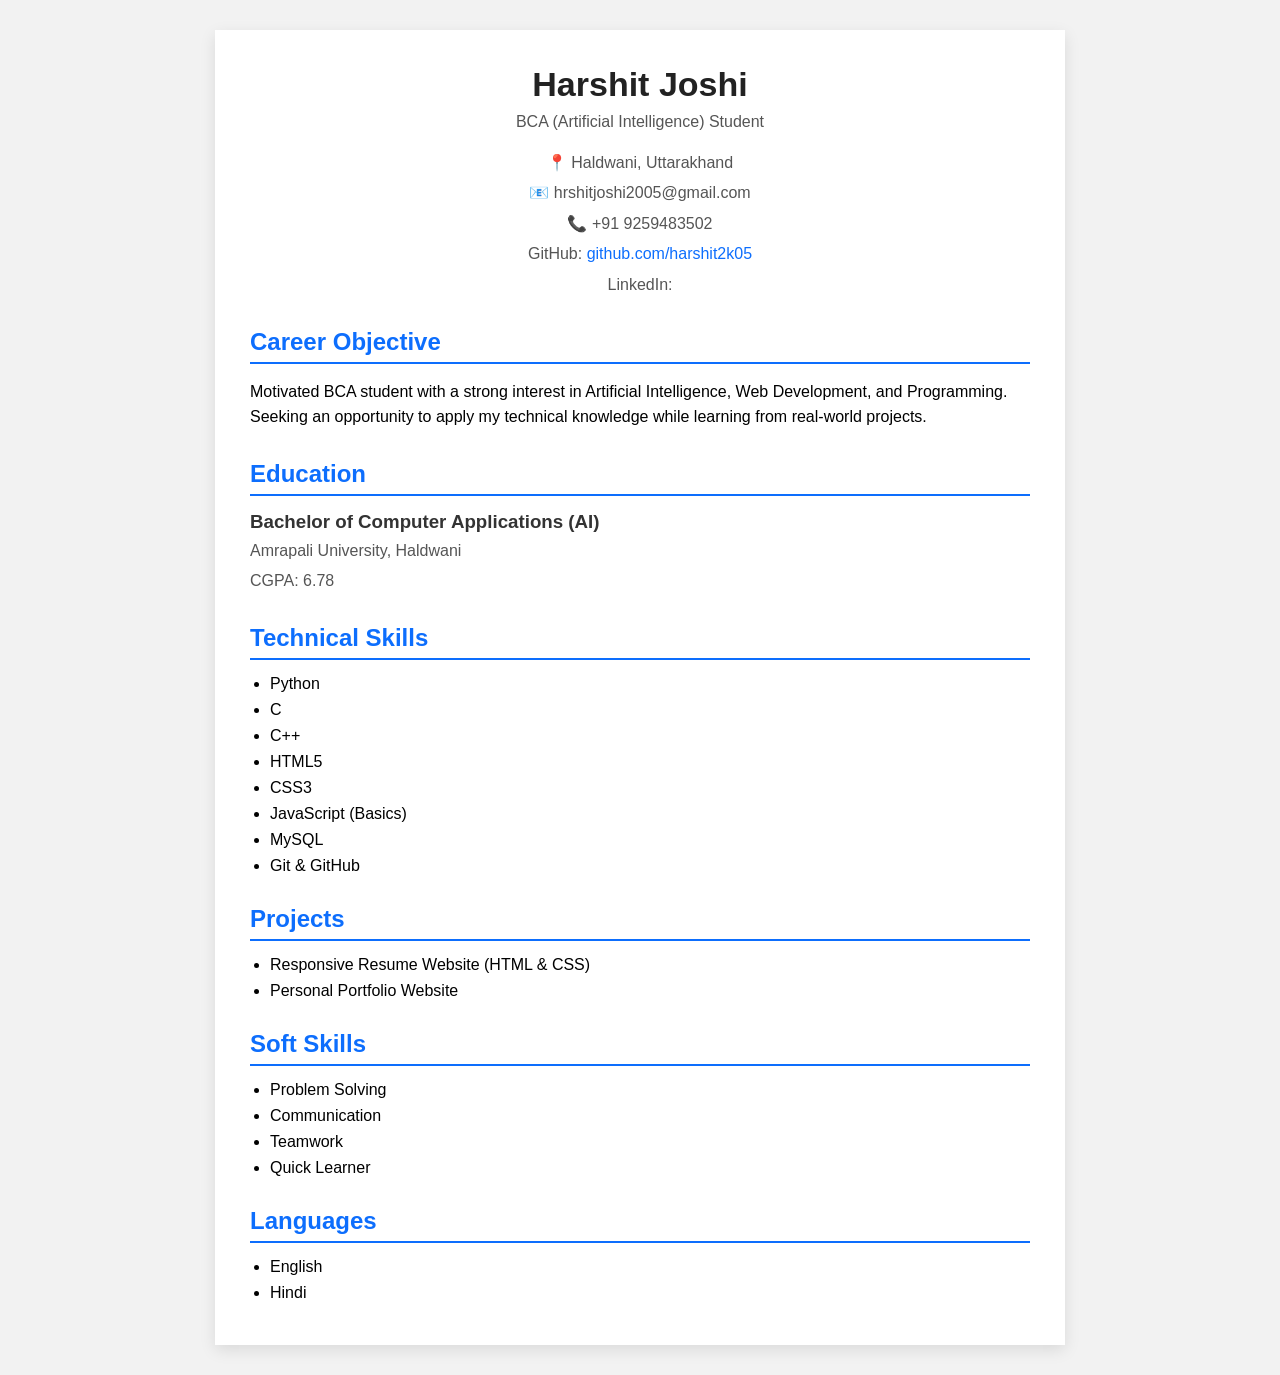
<file: index.html>
<!DOCTYPE html>
<html lang="en">
<head>
    <meta charset="UTF-8">
    <meta name="viewport" content="width=device-width, initial-scale=1.0">
    <title>Harshit Joshi | Resume</title>
    <link rel="stylesheet" href="style.css">
</head>

<body>

<div class="resume">

    <header>
        <h1>Harshit Joshi</h1>
        <p>BCA (Artificial Intelligence) Student</p>

        <div class="contact">
            <p>📍 Haldwani, Uttarakhand</p>
            <p>📧 hrshitjoshi2005@gmail.com</p>
            <p>📞 +91 9259483502</p>
            <p>
                GitHub:
                <a href="https://github.com/harshit2k05" target="_blank">
                    github.com/harshit2k05
                </a>
            </p>
            <p>
                LinkedIn:
                <a href="https://www.linkedin.com/in/harshit-joshi-14356040a?utm_source=share_via&utm_content=profile&utm_medium=member_android"></a>
            </p>
        </div>
    </header>

    <section>
        <h2>Career Objective</h2>
        <p>
            Motivated BCA student with a strong interest in Artificial Intelligence,
            Web Development, and Programming. Seeking an opportunity to apply my
            technical knowledge while learning from real-world projects.
        </p>
    </section>

    <section>
        <h2>Education</h2>

        <div class="item">
            <h3>Bachelor of Computer Applications (AI)</h3>
            <p>Amrapali University, Haldwani</p>
            <p>CGPA: 6.78</p>
        </div>
    </section>

    <section>
        <h2>Technical Skills</h2>

        <ul>
            <li>Python</li>
            <li>C</li>
            <li>C++</li>
            <li>HTML5</li>
            <li>CSS3</li>
            <li>JavaScript (Basics)</li>
            <li>MySQL</li>
            <li>Git & GitHub</li>
        </ul>
    </section>

    <section>
        <h2>Projects</h2>

        <ul>
            <li>Responsive Resume Website (HTML & CSS)</li>
            <li>Personal Portfolio Website</li>
        </ul>
    </section>

    <section>
        <h2>Soft Skills</h2>

        <ul>
            <li>Problem Solving</li>
            <li>Communication</li>
            <li>Teamwork</li>
            <li>Quick Learner</li>
        </ul>
    </section>

    <section>
        <h2>Languages</h2>

        <ul>
            <li>English</li>
            <li>Hindi</li>
        </ul>
    </section>

</div>

</body>
</html>
</file>
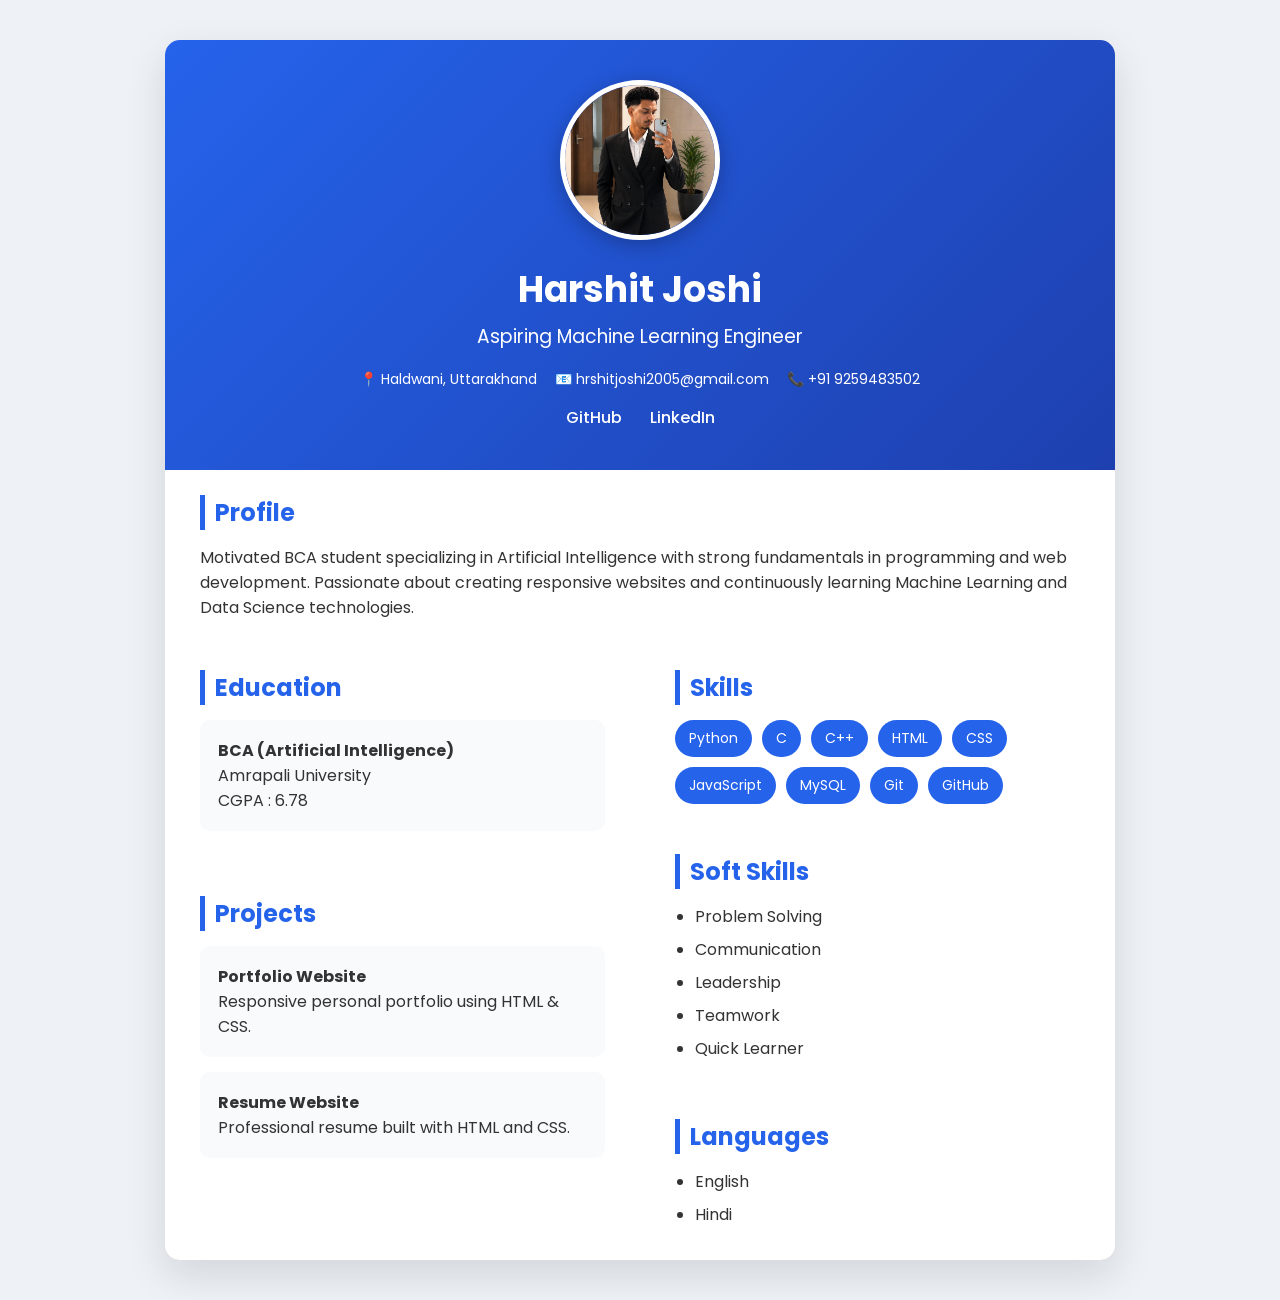
<file: revamp/index.html>
<!DOCTYPE html>
<html lang="en">
<head>
    <meta charset="UTF-8">
    <meta name="viewport" content="width=device-width, initial-scale=1.0">
    <title>Harshit Joshi | Resume</title>
    <link rel="stylesheet" href="style.css">

    <link rel="preconnect" href="https://fonts.googleapis.com">
    <link href="https://fonts.googleapis.com/css2?family=Poppins:wght@300;400;500;600;700&display=swap" rel="stylesheet">
</head>

<body>

<div class="resume">

    <header>

        <img src="profile.jpg" alt="Harshit Joshi" class="profile">

        <h1>Harshit Joshi</h1>

        <h3>Aspiring Machine Learning Engineer</h3>

        <div class="contact">
            <span>📍 Haldwani, Uttarakhand</span>
            <span>📧 hrshitjoshi2005@gmail.com</span>
            <span>📞 +91 9259483502</span>
        </div>

        <div class="links">
            <a href="https://github.com/harshit2k05" target="_blank">GitHub</a>
            <a href="https://www.linkedin.com/in/harshit-joshi-14356040a?utm_source=share_via&utm_content=profile&utm_medium=member_android">LinkedIn</a>
        </div>

    </header>


    <section>

        <h2>Profile</h2>

        <p>
            Motivated BCA student specializing in Artificial Intelligence with
            strong fundamentals in programming and web development.
            Passionate about creating responsive websites and continuously
            learning Machine Learning and Data Science technologies.
        </p>

    </section>


    <div class="grid">

        <div>

            <section>

                <h2>Education</h2>

                <div class="card">
                    <h4>BCA (Artificial Intelligence)</h4>
                    <p>Amrapali University</p>
                    <p>CGPA : 6.78</p>
                </div>

            </section>

            <section>

                <h2>Projects</h2>

                <div class="card">
                    <h4>Portfolio Website</h4>
                    <p>Responsive personal portfolio using HTML & CSS.</p>
                </div>

                <div class="card">
                    <h4>Resume Website</h4>
                    <p>Professional resume built with HTML and CSS.</p>
                </div>

            </section>

        </div>


        <div>

            <section>

                <h2>Skills</h2>

                <div class="skills">

                    <span>Python</span>
                    <span>C</span>
                    <span>C++</span>
                    <span>HTML</span>
                    <span>CSS</span>
                    <span>JavaScript</span>
                    <span>MySQL</span>
                    <span>Git</span>
                    <span>GitHub</span>

                </div>

            </section>

            <section>

                <h2>Soft Skills</h2>

                <ul>
                    <li>Problem Solving</li>
                    <li>Communication</li>
                    <li>Leadership</li>
                    <li>Teamwork</li>
                    <li>Quick Learner</li>
                </ul>

            </section>

            <section>

                <h2>Languages</h2>

                <ul>
                    <li>English</li>
                    <li>Hindi</li>
                </ul>

            </section>

        </div>

    </div>

</div>

</body>
</html>
</file>
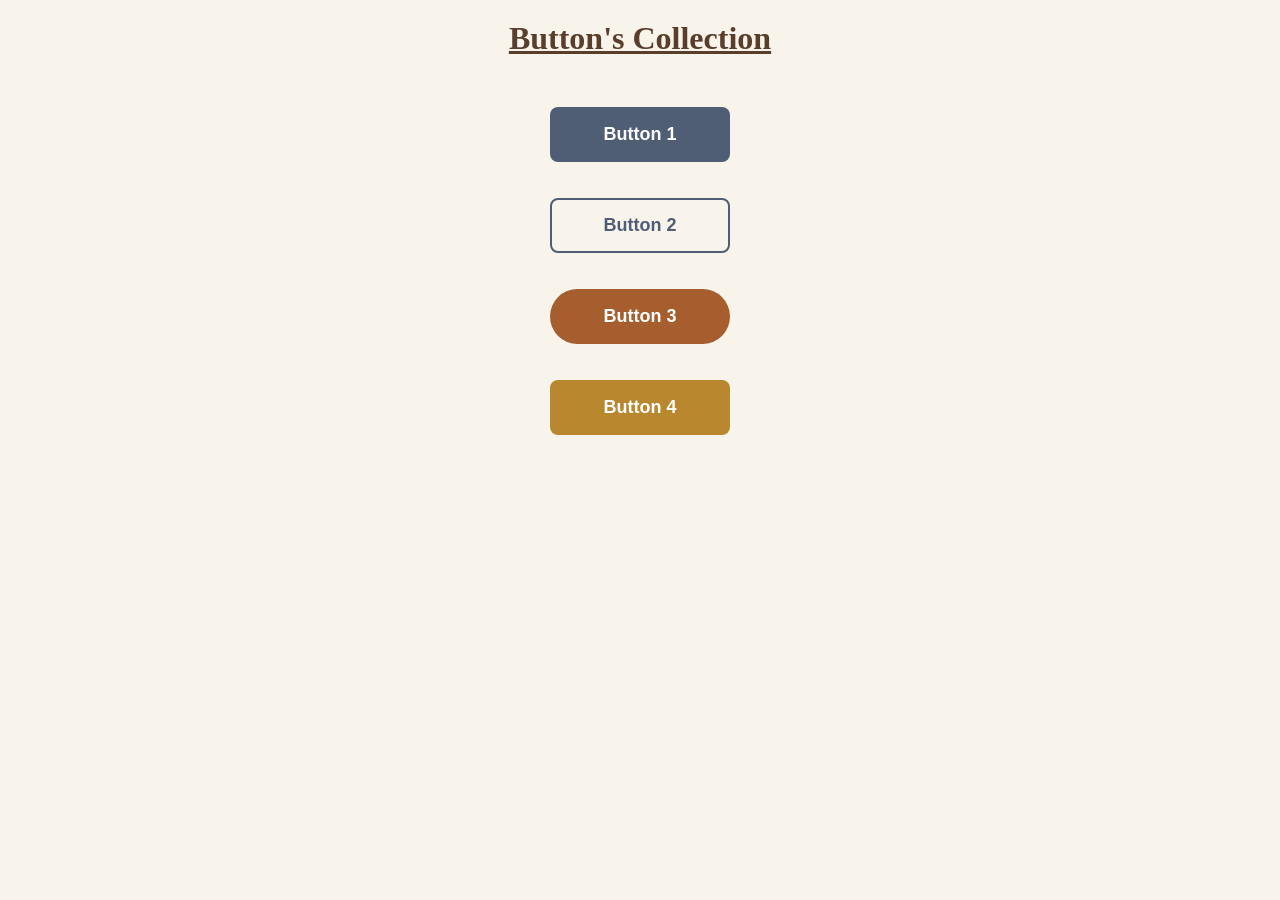
<file: projects/buttons/index.html>
<!DOCTYPE html>
<html lang="en">
<head>
    <meta charset="UTF-8">
    <meta name="viewport" content="width=device-width, initial-scale=1.0">
    <title>Buttons Collection</title>
    <link rel="stylesheet" href="style.css">
</head>
<body>
    <h1><u>Button's Collection</u></h1>
    <div>
        <button id="btn1">Button 1</button>
        <br><br>
        <button id="btn2">Button 2</button>
        <br><br>
        <button id="btn3">Button 3</button>
        <br><br>
        <button id="btn4">Button 4</button>
        <br><br>
    </div>
    
</body>
</html>
</file>
<file: style.css>
*{
    margin:0;
    padding:0;
    box-sizing:border-box;
    font-family:Arial, Helvetica, sans-serif;
}

body{
    background:#f2f2f2;
    padding:30px;
}

.resume{
    max-width:850px;
    margin:auto;
    background:#ffffff;
    padding:35px;
    box-shadow:0 5px 15px rgba(0,0,0,0.1);
}

header{
    text-align:center;
    margin-bottom:30px;
}

header h1{
    font-size:34px;
    color:#222;
}

header p{
    color:#555;
    margin-top:5px;
}

.contact{
    margin-top:15px;
}

.contact p{
    margin:5px 0;
}

.contact a{
    color:#0d6efd;
    text-decoration:none;
}

.contact a:hover{
    text-decoration:underline;
}

section{
    margin-top:30px;
}

section h2{
    color:#0d6efd;
    border-bottom:2px solid #0d6efd;
    padding-bottom:6px;
    margin-bottom:15px;
}

.item h3{
    color:#333;
}

.item p{
    color:#555;
    margin:5px 0;
}

p{
    line-height:1.6;
}

ul{
    margin-left:20px;
}

ul li{
    margin:8px 0;
}

@media(max-width:768px){

    body{
        padding:15px;
    }

    .resume{
        padding:20px;
    }

    header h1{
        font-size:28px;
    }

}
</file>
<file: revamp/style.css>
*{
    margin:0;
    padding:0;
    box-sizing:border-box;
}

body{
    background:#eef2f7;
    font-family:Poppins,sans-serif;
    color:#333;
    padding:40px;
}

.resume{
    max-width:950px;
    margin:auto;
    background:#fff;
    border-radius:15px;
    overflow:hidden;
    box-shadow:0 15px 40px rgba(0,0,0,.12);
}

header{
    background:linear-gradient(135deg,#2563eb,#1e40af);
    color:#fff;
    text-align:center;
    padding:40px;
}

.profile{
    width:160px;
    height:160px;
    border-radius:50%;
    object-fit:cover;
    border:5px solid white;
    margin-bottom:15px;
    box-shadow:0 5px 20px rgba(0,0,0,.25);
}

header h1{
    font-size:36px;
}

header h3{
    margin-top:5px;
    font-weight:400;
}

.contact{
    margin-top:18px;
    display:flex;
    justify-content:center;
    flex-wrap:wrap;
    gap:18px;
    font-size:14px;
}

.links{
    margin-top:15px;
}

.links a{
    color:white;
    text-decoration:none;
    margin:0 12px;
    font-weight:500;
}

.links a:hover{
    text-decoration:underline;
}

section{
    padding:25px 35px;
}

section h2{
    color:#2563eb;
    margin-bottom:15px;
    border-left:5px solid #2563eb;
    padding-left:10px;
}

.grid{
    display:grid;
    grid-template-columns:1fr 1fr;
}

.card{
    background:#f8fafc;
    padding:18px;
    border-radius:10px;
    margin-bottom:15px;
    transition:.3s;
}

.card:hover{
    transform:translateY(-5px);
}

.skills{
    display:flex;
    flex-wrap:wrap;
    gap:10px;
}

.skills span{
    background:#2563eb;
    color:white;
    padding:8px 14px;
    border-radius:20px;
    font-size:14px;
}

ul{
    padding-left:20px;
}

li{
    margin-bottom:8px;
}

@media(max-width:768px){

.grid{
    grid-template-columns:1fr;
}

.contact{
    flex-direction:column;
    gap:8px;
}

body{
    padding:15px;
}

section{
    padding:20px;
}

header{
    padding:30px 20px;
}

header h1{
    font-size:30px;
}

.profile{
    width:130px;
    height:130px;
}

}
</file>
<file: projects/buttons/style.css>
* {
    margin: 0;
    padding: 0;
}

body {
    background-color: #F8F4EC;
    text-align: center;
}

h1 {
    margin: 20px 0 50px;
    color: #5A3E2B;
}

div {
    display: flex;
    flex-direction: column;
    align-items: center;
}

button {
    width: 180px;
    height: 55px;
    font-size: 18px;
    font-weight: bold;
    cursor: pointer;
}

/* Solid */

#btn1 {
    background-color: #4F5D75;
    color: white;
    border: none;
    border-radius: 8px;
}

#btn1:hover {
    background-color: #3D4A61;
}

/* Outline */

#btn2 {
    background-color: transparent;
    color: #4F5D75;
    border: 2px solid #4F5D75;
    border-radius: 8px;
}

#btn2:hover {
    background-color: #4F5D75;
    color: white;
}

/* Pill */

#btn3 {
    background-color: #A65E2E;
    color: white;
    border: none;
    border-radius: 30px;
}

#btn3:hover {
    background-color: #8B4C22;
}

/* Accent */

#btn4 {
    background-color: #B8872E;
    color: white;
    border: none;
    border-radius: 8px;
}

#btn4:hover {
    background-color: #9F7120;
}
</file>
